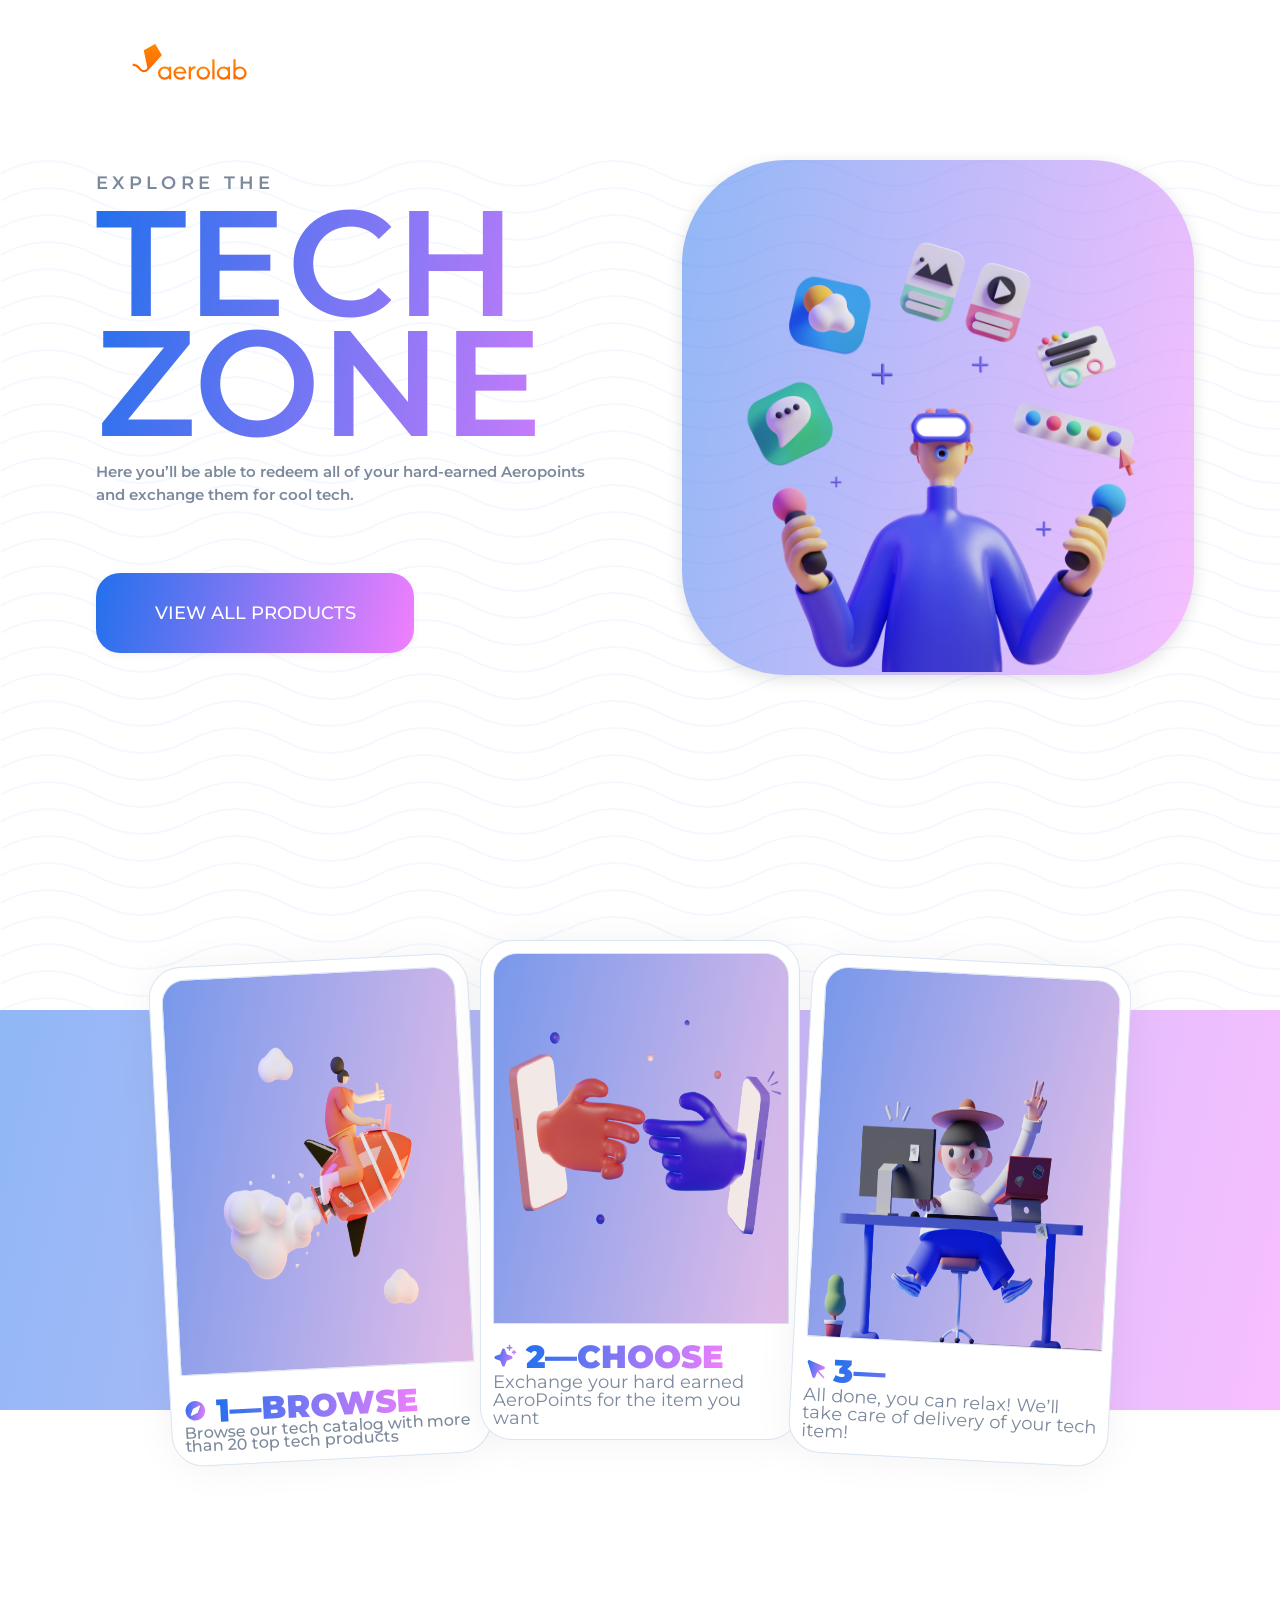
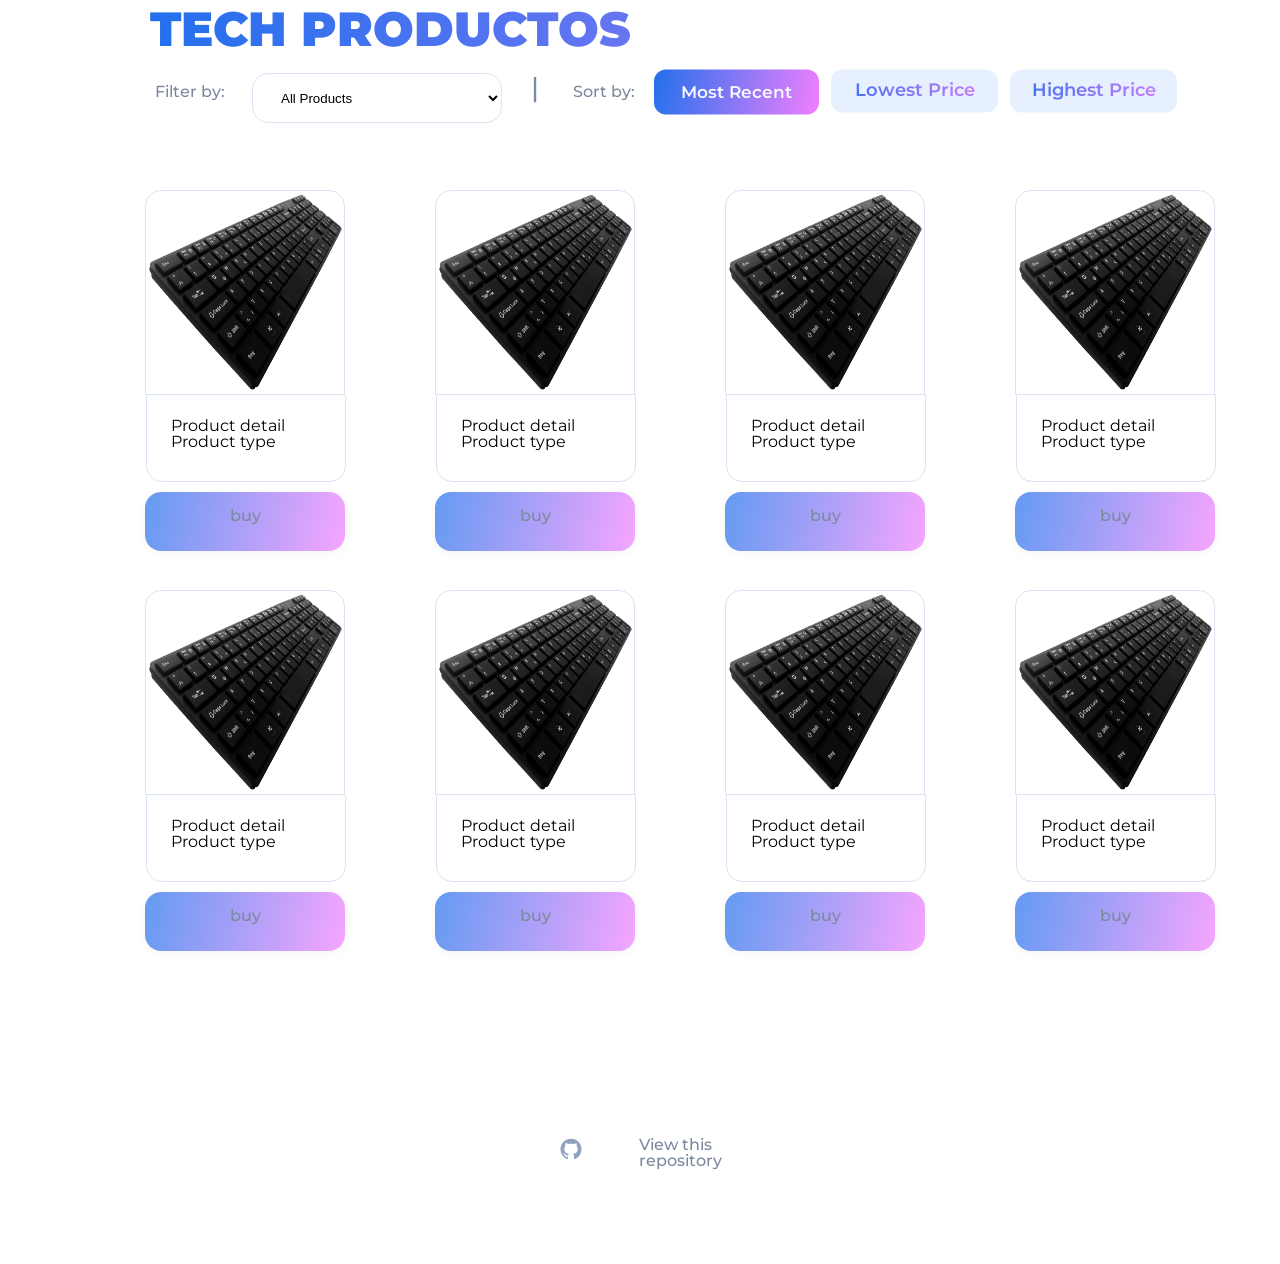
<file: index.html>
<!DOCTYPE html>
<html lang="en">
<head>
    <meta charset="UTF-8">
    <meta http-equiv="X-UA-Compatible" content="IE=edge">
    <meta name="viewport" content="width=device-width, initial-scale=1.0">
    <link href="https://fonts.googleapis.com/css2?family=Montserrat:wght@300;400;700&family=Open+Sans:wght@300;400;700&display=swap" rel="stylesheet">
    <link rel="shortcut icon" href="assets/icons/favicon.svg" type="image/x-icon">
    <link rel="stylesheet" href="reset.css">
    <link rel="stylesheet" href="header.css">
    <link rel="stylesheet" href="landing section.css">
    <link rel="stylesheet" href="cards/card1.css">
    <link rel="stylesheet" href="cards/card2.css">
    <link rel="stylesheet" href="cards/card3.css">
    <link rel="stylesheet" href="cards/cards_section.css">
    <link rel="stylesheet" href="products.css">
    <link rel="stylesheet" href="footer.css">
    <title>Aerolab Challenge</title>
</head>
<body>
  <header>
    <div class="logo">
      <img src="assets/icons/aerolab-logo-1.svg" alt="Logo">
    </div>
  </header>
<main>
  <section class="landing_section"> 
    
    <div class="Copy_CTA">
      <div class="landing_copy">
        <div class="laber_title">
          <p class="explore">Explore the</p>
          <h1 class="tech_zone">tech zone</h1>
          <p class="p2">Here you’ll be able to redeem all of your hard-earned 
            Aeropoints and exchange them for cool tech.</p>
            <button class="button_view_product"><span class="btn_view_prod">VIEW ALL PRODUCTS</span></button>
        </div>
      </div>
    </div>
    <div class="illustration_container">
      <div class="illustration">
          <div class="illustration_BG">
            <img class="hero_desktop" src="assets/illustrations/hero-desktop.png" alt="hero-desktop">
          </div>
      </div>
    </div>
  </section>
    <div class="walkthrough_cards">
      <article class="intro_card_1">
        <div class="top_card_1">
          <div class="container_image">
            <img src="assets/illustrations/walkthroug-1-desktop.png" alt="card_image" class="card_image">
          </div>
          <div class="illustration_card"></div>
        </div>
        <div class="bottom_card">
          <div class="title_and_icon">
            <div class="icon">
              <img src="assets/icons/walkthrough-1.svg" alt="" class="icon_img">
              <h3 class="title_card1">1—browse</h3>
            </div>
            <div class="description">
              <p>Browse our tech catalog with more than 20 top tech products</p>
            </div>
          </div>
        </div>
      </article>

      <article class="intro_card_2">
        <div class="top_card_2">
          <div class="container_image_2">
            <img src="assets/illustrations/walkthroug-2-desktop.png" alt="card_image" class="card_image_2">
          </div>
          <div class="illustration_card_2"></div>
        </div>
        <div class="bottom_card_2">
          <div class="title_and_icon_2">
            <div class="icon_2">
              <img src="assets/icons/walkthrough-2.svg" alt="" class="icon_img_2">
              <h3 class="title_card2">2—choose</h3>
            </div>
            <div class="description_2">
              <p>Exchange your hard earned AeroPoints for the item you want</p>
            </div>
          </div>
        </div>
      </article>

      <article class="intro_card_3">
        <div class="top_card_3">
          <div class="container_image_3">
            <img src="assets/illustrations/walkthroug-3-desktop.png" alt="card_image" class="card_image_3">
          </div>
          <div class="illustration_card_3"></div>
        </div>
        <div class="bottom_card_3">
          <div class="title_and_icon_3">
            <div class="icon_3">
              <img src="assets/icons/walkthrough-3.svg" alt="" class="icon_img_3">
              <h3 class="title_card3">3—enjoy!</h3>
            </div>
            <div class="description_3">
              <p>All done, you can relax! We’ll take care of delivery of your tech item!</p>
            </div>
          </div>
        </div>
      </article>
    </div>
    <div class="walkthrough_section_BG">
    </div>
  <section class="products_section">
    <h2 class="tech_prod_title">tech productos</h2>
    <div class="controls">
      <div class="filters_and_pages">
        <div class="filter_by">
          <span>Filter by:</span>
          <select class="Filter">
            <option class="options" value="opcion1">All Products</option>
            <option class="options" value="opcion2">Gaming</option>
            <option class="options" value="opcion3">Audio</option>
            <option class="options" value="opcion4">Smart Home</option>
            <option class="options" value="opcion5">Monitors & TV</option>
          </select>
        </div>
        <span class="rectangle">|</span>
        <div class="filters_buttons">
          <span>Sort by:  </span>
          <div class="container_buttons">
            <button class="btn_Most"><span class="btn_text">Most Recent</span> </button>
            <button class="btn_sec"><span class="btn_text_sec">Lowest Price</span></button>
            <button class="btn_sec"><span class="btn_text_sec">Highest Price</span></button>
          </div>
        </div>
      </div>
    </div>

    <div class="products_cards">
      <div class="product_row">
        <div class="product_card_container">
          <div class="product_img_description">
            <div class="product_img_container">
              <div class="product_img">
                <img src="assets/teclado.png" alt="" class="prod_img">
              </div>
              <div class="product_description">
                  <h3>Product detail</h3>
                  <p>Product type</p>
              </div>
            </div>
          </div>
        </div>
        <button class="btn_prod"><span class="text_btn_prod">buy</span></button>
      </div>
      <div class="product_row">
        <div class="product_card_container">
          <div class="product_img_description">
            <div class="product_img_container">
              <div class="product_img">
                <img src="assets/teclado.png" alt="" class="prod_img">
              </div>
              <div class="product_description">
                  <h3>Product detail</h3>
                  <p>Product type</p>
              </div>
            </div>
          </div>
        </div>
        <button class="btn_prod"><span class="text_btn_prod">buy</span></button>
      </div>
      <div class="product_row">
        <div class="product_card_container">
          <div class="product_img_description">
            <div class="product_img_container">
              <div class="product_img">
                <img src="assets/teclado.png" alt="" class="prod_img">
              </div>
              <div class="product_description">
                  <h3>Product detail</h3>
                  <p>Product type</p>
              </div>
            </div>
          </div>
        </div>
        <button class="btn_prod"><span class="text_btn_prod">buy</span></button>
      </div>
      <div class="product_row">
        <div class="product_card_container">
          <div class="product_img_description">
            <div class="product_img_container">
              <div class="product_img">
                <img src="assets/teclado.png" alt="" class="prod_img">
              </div>
              <div class="product_description">
                  <h3>Product detail</h3>
                  <p>Product type</p>
              </div>
            </div>
          </div>
        </div>
        <button class="btn_prod"><span class="text_btn_prod">buy</span></button>
      </div>
    </div>
    <div class="products_cards">
      <div class="product_row">
        <div class="product_card_container">
          <div class="product_img_description">
            <div class="product_img_container">
              <div class="product_img">
                <img src="assets/teclado.png" alt="" class="prod_img">
              </div>
              <div class="product_description">
                  <h3>Product detail</h3>
                  <p>Product type</p>
              </div>
            </div>
          </div>
        </div>
        <button class="btn_prod"><span class="text_btn_prod">buy</span></button>
      </div>
      <div class="product_row">
        <div class="product_card_container">
          <div class="product_img_description">
            <div class="product_img_container">
              <div class="product_img">
                <img src="assets/teclado.png" alt="" class="prod_img">
              </div>
              <div class="product_description">
                  <h3>Product detail</h3>
                  <p>Product type</p>
              </div>
            </div>
          </div>
        </div>
        <button class="btn_prod"><span class="text_btn_prod">buy</span></button>
      </div>
      <div class="product_row">
        <div class="product_card_container">
          <div class="product_img_description">
            <div class="product_img_container">
              <div class="product_img">
                <img src="assets/teclado.png" alt="" class="prod_img">
              </div>
              <div class="product_description">
                  <h3>Product detail</h3>
                  <p>Product type</p>
              </div>
            </div>
          </div>
        </div>
        <button class="btn_prod"><span class="text_btn_prod">buy</span></button>
      </div>
      <div class="product_row">
        <div class="product_card_container">
          <div class="product_img_description">
            <div class="product_img_container">
              <div class="product_img">
                <img src="assets/teclado.png" alt="" class="prod_img">
              </div>
              <div class="product_description">
                  <h3>Product detail</h3>
                  <p>Product type</p>
              </div>
            </div>
          </div>
        </div>
        <button class="btn_prod"><span class="text_btn_prod">buy</span></button>
      </div>
    </div>
  </section>
</main>  
</body>
<footer>
  <div class="github_link_container">
    <span class="github_icon"><img src="assets/icons/github-default.svg" alt=""></span>
    <span class="link_to_github"><h4><a href="https://github.com/Santiiago8/challenge_incluit" target="_blank">View this repository</a></h4></span>
  </div>
</footer>
</html>
</file>
<file: header.css>
header{
    display: flex;
    flex-direction: row;
    justify-content: space-between;
    padding: 40px 0px;
    gap: 689px;

    height: 80px;
    left: 228px;
    right: 228px;
    top: 0px;

    background: #FFFFFF;
}
.logo{
    width: 126px;
    height: 48px;
    flex: none;
    order: 0;
    flex-grow: 0;
    padding-left: 10%;
}
</file>
<file: landing section.css>
html{
    font-family: 'Montserrat';
    font-style: normal;
    justify-content: center;
}
main{
    margin-bottom: 10px;
}
.landing_section{
    display: flex;
    justify-content: center;
    background: url(assets/illustrations/single-wave-pattern.svg);
    
    height: 850px;
    
}
.illustration_container{
    display:inline-block ;
    margin: 0;
    width: 40%;
    height: 40%;
}
.illustration{
    
    margin: 0;
}
.illustration_BG{
    width: 100%;
    height: 100%;
    margin: 0;
    background: linear-gradient(102.47deg, rgba(23, 111, 235, 0.5) -5.34%, rgba(255, 128, 255, 0.5) 106.58%);
    box-shadow: 0px 4px 16px rgba(0, 0, 0, 0.12);
    border-radius: 104px;
}
.hero_desktop{
    width: 100%;
    height: 100%;  
}
.Copy_CTA{
    margin-left: 0px;
    display: flex;
    padding: 10px;
    gap: 24px;
    width: 45%;
    height: 45%;
    flex: none;
    order: 0;
    flex-grow: 0;
    
}
.landing_copy{
    display: flex;
    padding: 0px;
    gap: 24px;

    width: 100%;
    height: 100%;
    flex: none;
    order: 0;
    flex-grow: 0;
}
.laber_title{
    display: flex;
    flex-direction: column;
    align-items: flex-start;
    padding: 0px;
    gap: 8px;

    width: 100%;
    height: 100%;
    flex: none;
    order: 0;
    flex-grow: 0;
}
.explore{
    width: 200px;
    height: 10px;
    margin-bottom: 15px;
    font-family: 'Montserrat';
    font-style: normal;
    font-weight: 600;
    font-size: 18px;
    line-height: 150%;
    letter-spacing: 0.24em;
    text-transform: uppercase;
    color: #7C899C;
    flex: none;
    order: 0;
    flex-grow: 0;
}
.tech_zone{
    margin-bottom: 10px;
    width: 100%;
    font-family: 'Montserrat';
    font-style: normal;
    font-weight: 600;
    font-size: 150px;
    line-height: 80%;
    text-transform: uppercase;
    background: linear-gradient(102.47deg, #176FEB -5.34%, #FF80FF 106.58%);
    -webkit-background-clip: text;
    -webkit-text-fill-color: transparent;
    background-clip: text;

    flex: none;
    order: 1;
    flex-grow: 0;
}
.p2{
    margin-bottom: 50px;
    width: 500px;
    height: 54px;
    font-family: 'Montserrat';
    font-style: normal;
    font-weight: 600;
    font-size: 15px;
    line-height: 150%;
    color: #7C899C;
    flex: none;
    order: 1;
    flex-grow: 0;
}
.button_view_product{
    display: flex;
    flex-direction: row;
    justify-content: center;
    align-items: center;
    padding: 0px;
    width: 318px;
    height: 80px;
    background: linear-gradient(102.47deg, #176FEB -5.34%, #FF80FF 106.58%);
    box-shadow: 0px 2px 8px rgba(0, 0, 0, 0.05);
    border-radius: 24px;
    flex: none;
    order: 1;
    flex-grow: 0;
}
.btn_view_prod{
    width: 250px;
    height: 27px;
    
    font-family: 'Montserrat';
    font-style: normal;
    font-weight: 500;
    font-size: 18px;
    line-height: 150%;
    text-align: center;
    
    color: #FFFFFF;
    flex: none;
    order: 0;
    flex-grow: 0;
}
</file>
<file: cards/card1.css>
.intro_card_1{
    box-sizing: border-box;
    display: flex;
    margin-right: 0;
    flex-direction: column;
    align-items: flex-start;
    padding: 12px;
    margin-left: 0px;
    
    width: 25%;
    height: 500px;
    

    background: #ffffff;

    border: 1px solid #DAE4F2;
    
    box-shadow: 0px 2px 40px rgba(0, 0, 0, 0.05);
    border-radius: 32px;
    transform: rotate(-3deg);
}
.top_card_1{
    width: 100%;
    height: 60%;
    transform: rotate(-3deg);
    
    flex: none;
    order: 0;
    align-self: stretch;
    flex-grow: 1;
}
.container_image{
    transform: rotate(-3deg);

    width: 100%;
    height: 95%;
    box-sizing: border-box;

    background: linear-gradient(102.47deg, #7296EB -5.34%, #EAC0E9 106.58%, #EAC0E9 106.58%);

    border: 1px solid #DAE4F2;
    border-radius: 24px 24px 0px 0px;
    transform: rotate(3.1deg);
    z-index: 0;
}
.card_image{
    width: 100%;
    height: 95%;
}

.title_card1{
    margin-left: 5px;
    display: inline;
    width: 201px;
    height: 32px;
    font-family: 'Montserrat';
    font-style: normal;
    font-weight: 900;
    font-size: 32px;
    line-height: 100%;
    text-transform: uppercase;

    background: linear-gradient(102.47deg, #176FEB -5.34%, #FF80FF 106.58%);
    -webkit-background-clip: text;
    -webkit-text-fill-color: transparent;
    background-clip: text;

    flex: none;
    order: 1;
    flex-grow: 0;

transform: rotate(-3deg);
}
.description{
    display: inline;
    width: 372px;
    height: 54px;

    font-family: 'Montserrat';
    font-style: normal;
    font-weight: 500;
    font-size: 16px;
    line-height: 80%;

    color: #7C899C;
    transform: rotate(-3deg);
}
</file>
<file: cards/card2.css>
.intro_card_2{
    box-sizing: border-box;
    margin-right: 0px;
    display: inline-flex;
    flex-direction: column;
    align-items: center;
    padding: 12px;

    width: 25%;
    height: 500px;
    top: 0px;
    
    background: #FFFFFF;

    border: 1px solid #DAE4F2;
    
    box-shadow: 0px 2px 40px rgba(0, 0, 0, 0.05);
    border-radius: 32px;
    z-index: 1;
    transform: translateY(-20px);
}
.top_card_2{
    width: 100%;
    height: 60%;
    flex: none;
    order: 0;
    align-self: stretch;
    flex-grow: 1;
}
.container_image_2{
    width: 100%;
    height: 95%;

    bottom: 0px;

    background: linear-gradient(102.47deg, #7296EB -5.34%, #EAC0E9 106.58%, #EAC0E9 106.58%);

    border: 1px solid #DAE4F2;
    border-radius: 24px 24px 0px 0px;
}
.card_image_2{
    width: 100%;
    height: 95%;
}
.title_card2{
    margin-left: 5px;
    display: inline-block;
    font-family: 'Montserrat';
    font-style: normal;
    font-weight: 900;
    font-size: 32px;
    line-height: 100%;
    text-transform: uppercase;

    background: linear-gradient(102.47deg, #176FEB -5.34%, #FF80FF 106.58%);
    -webkit-background-clip: text;
    -webkit-text-fill-color: transparent;
    background-clip: text;

    flex: none;
    order: 1;
    flex-grow: 0;
    
}
.description_2{
    width: 100%;
    height: 54px;

    font-family: 'Montserrat';
    font-style: normal;
    font-weight: 400;
    font-size: 18px;
    line-height: 100%;
    color: #7C899C;
}
.bottom_card_2{
    width: 100%;
    
}
</file>
<file: cards/card3.css>
.intro_card_3{
    box-sizing: border-box;
    
    
    display: inline-flex;
    float: right;
    flex-direction: column;
    align-items: flex-start;
    padding: 12px;

    width: 25%;
    height: 500px;
    top: 0px;

    background: #FFFFFF;

    border: 1px solid #DAE4F2;
    box-shadow: 0px 2px 40px rgba(0, 0, 0, 0.05);
    border-radius: 32px;
    transform: rotate(3deg);
    z-index: 2;
}
.top_card_3{
    width: 100%;
    height: 60%;
    
    transform: rotate(3deg);

    
    order: 0;
    align-self: stretch;
    flex-grow: 1;
}
.container_image_3{
    width: 100%;
    height: 95%;
    left: calc(50% - 508px/2 + 26.06px);
    bottom: 0px;

    background: linear-gradient(102.47deg, #7296EB -5.34%, #EAC0E9 106.58%, #EAC0E9 106.58%);
    border: 1px solid #DAE4F2;
    border-radius: 24px 24px 0px 0px;
    transform: rotate(-3deg);
}
.card_image_3{
    width: 100%;
    height: 100%;
}
.icon_3{
    display: flex;
}
.title_card3{
    width: 177px;
    height: 32px;
    margin-left: 5px;
    font-family: 'Montserrat';
    font-style: normal;
    font-weight: 900;
    font-size: 32px;
    line-height: 100%;
    text-transform: uppercase;
    
    background: linear-gradient(102.47deg, #176FEB -5.34%, #FF80FF 106.58%);
    -webkit-background-clip: text;
    -webkit-text-fill-color: transparent;
    background-clip: text;
    
    transform: rotate(0deg);
    
    flex: none;
    order: 1;
    flex-grow: 0;
}
.description_3{
    width: 100%;
    height: 54px;

    font-family: 'Montserrat';
    font-style: normal;
    font-weight: 400;
    font-size: 18px;
    line-height: 100%;
    color: #7C899C;
}
</file>
<file: cards/cards_section.css>
.walkthrough_cards{
    position: relative;
    z-index: 2;
    display: flex;
    align-items: center;
    justify-content: center;
    transform: translateY(-50px);
}
.walkthrough_section_BG{
    position: relative;
    z-index: 1;
    transform: translateY(-500px);
    height: 400px;
    background: linear-gradient(102.47deg, rgba(23, 111, 235, 0.5) -5.34%, rgba(255, 128, 255, 0.5) 106.58%);
}
</file>
<file: products.css>
button{
    border: none;
}
.products_cards{
    display: flex;
    height: 400px;
    transform: translateY(50px);
}
.products_section{
    transform: translateY(-300px);
    margin-left: 100px;
}
.tech_prod_title{
    width: 1464px;
    height: 38px;
    
    font-family: 'Montserrat';
    font-style: normal;
    font-weight: 900;
    font-size: 48px;
    line-height: 80%;
    
    
    text-transform: uppercase;
    background: linear-gradient(102.47deg, #176FEB -5.34%, #FF80FF 106.58%);
    -webkit-background-clip: text;
    -webkit-text-fill-color: transparent;
    background-clip: text;
    
    flex: none;
    order: 0;
    align-self: stretch;
    flex-grow: 0;

    
    margin-left: 50px;
}
.controls{
    justify-content: center;
}
.filter_by{
    display: inline-flex;
    flex-direction: row;
    justify-content: center;
    align-items: center;
    padding: 0px;
    gap: 16px;
    margin-left: 55px;
    margin-right: 25px;
    margin-top: 20px;
    width: px;
    height: 59px;
    flex: none;
    order: 0;
    flex-grow: 0;
}
span{
    width: 81px;
    height: 27px;
    
    font-family: 'Montserrat';
    font-style: normal;
    font-weight: 500;
    font-size: 16px;
    line-height: 100%;
    color: #7C899C;
    
    flex: none;
    order: 0;
    flex-grow: 0;
}
.Filter{
    display: flex;
    flex-direction: row;
    justify-content: space-between;
    align-items: center;
    padding: 16px 8px 16px 24px;
    gap: 16px;
    
    width: 250px;
    height: 50px;
    background: #FFFFFF;
    
    border: 1px solid #DAE4F2;
    border-radius: 16px;
    flex: none;
    order: 0;
    flex-grow: 0;
}
.options{
    width: 100px;
    height: 20px;
    font-family: 'Montserrat';
    font-style: normal;
    font-weight: 450;
    font-size: 15px;
    line-height: 150%;
    
    color: #7C899C;
    order: 0;
    flex-grow: 0;
}
.rectangle{
    width: 2px;
    height: 59px;
    color: #7C899C;
    font-size: 27px;
    margin-right: 30px;
}
.filters_buttons{
    display: inline-flex;
}
.container_buttons{
    display: flex;
    flex-direction: row;
    align-items: flex-start;
    padding: 0px;
    gap: 12px;
    
    width: 450px;
    height: 43px;
    flex: none;
    order: 1;
    flex-grow: 0;
    transform: translateY(-14.5px);
}
.btn_Most{
    display: flex;
    flex-direction: row;
    justify-content: center;
    align-items: center;
    padding: 8px 24px;
    gap: 10px;
    
    width: 165px;
    height: 45px;

    background: linear-gradient(102.47deg, #176FEB -5.34%, #FF80FF 106.58%);
    border-radius: 12px;
    flex: none;
    order: 0;
    flex-grow: 0;
}
.btn_sec{
    display: flex;
    flex-direction: row;
    justify-content: center;
    align-items: center;
    padding: 8px 24px;
    gap: 10px;
    
    width: 167px;
    height: 43px;
    
    background: #E6F0FF;
    border-radius: 12px;
    
    flex: none;
    order: 1;
    flex-grow: 0;
}
.btn_text_sec{
    width: 200px;
    height: 27px;
    font-family: 'Montserrat';
    font-style: normal;
    font-weight: 600;
    font-size: 18px;
    line-height: 100%;
    background: linear-gradient(102.47deg, #176FEB -5.34%, #FF80FF 106.58%);
    -webkit-background-clip: text;
    -webkit-text-fill-color: transparent;
    background-clip: text;
    order: 0;
    flex-grow: 0;
    margin-top: 5px;
}
.btn_text{
    width: 117px;
    height: 27px;
    font-family: 'Montserrat';
    font-style: normal;
    font-weight: 600;
    font-size: 17px;
    line-height: 120%;
    color: #F5F9FF;
    
    flex: none;
    order: 0;
    flex-grow: 0;
    margin-top: 5px;
}
/*Productos*/
.product_row{
    display: inline-block;
    flex-direction: row;
    align-items: flex-start;
    padding: 0;
    gap: 24px;
    margin: 45px;
    width: 200px;
    height: 506px;

    flex: none;
    order: 0;
    align-self: stretch;
    flex-grow: 0;
}
.product_card_container{
    display: flex;
    flex-direction: column;
    justify-content: center;
    padding: 0px;
    gap: 16px;

    width: 200px;
    height: 320px;

    flex: none;
    order: 0;
    flex-grow: 1;
}
.product_img_description{
    display: flex;
    flex-direction: column;
    align-items: flex-start;
    padding: 0px;
    gap: 16px;

    width: 200px;
    height: 120%;

    flex: none;
    align-self: stretch;
    flex-grow: 0;
}
.product_img_container{
    box-sizing: border-box;
    
    width: 200px;
    left: 0;
    top: 0;

    background: #FFFFFF;
    border: 1px solid #DAE4F2;
    border-radius: 16px 16px 0px 0px;
}
.product_img{
    
    width: 100%;
    height: 100%;
    left: calc(50% -288px/2);
    top: calc(50% - 204px/2 -6.46px);
}
.prod_img{
    width: 100%;
    height: 100%;
}
.product_description{
    box-sizing: border-box;

    display: flex;
    flex-direction: column;
    justify-content: center;
    align-items: flex-start;
    padding: 16px 24px 24px;
    
    
    width: 200px;
    height: 88px;
    left: 0px;
    top: 343px;
    
    background: #FFFFFF;
    
    border: 1px solid #DAE4F2;
    border-radius: 0px 0px 16px 16px;
}
.btn_prod{
    display: inline-flex;
    flex-direction: row;
    justify-content: center;
    align-items: center;
    padding: 16px 24px;
    gap: 8px;
    
    width: 200px;
    height: 59px;
    
    background: linear-gradient(102.47deg, rgba(23, 111, 235, 0.7) -5.34%, rgba(255, 128, 255, 0.7) 106.58%);
    
    box-shadow: 0px 2px 8px rgba(0, 0, 0, 0.05);
    border-radius: 16px;
    
    flex: none;
    order: 1;
    align-self: stretch;
    flex-grow: 0;
    transform: translateY(-50px);
}
</file>
<file: footer.css>
footer{
    display: flex;
    justify-content: center;
    transform: translateY(-100px);
}
.github_link_container{
    display: flex;
    justify-content: center;

}
.link_to_github{
    display: flex;
    justify-content: center;
}
</file>
